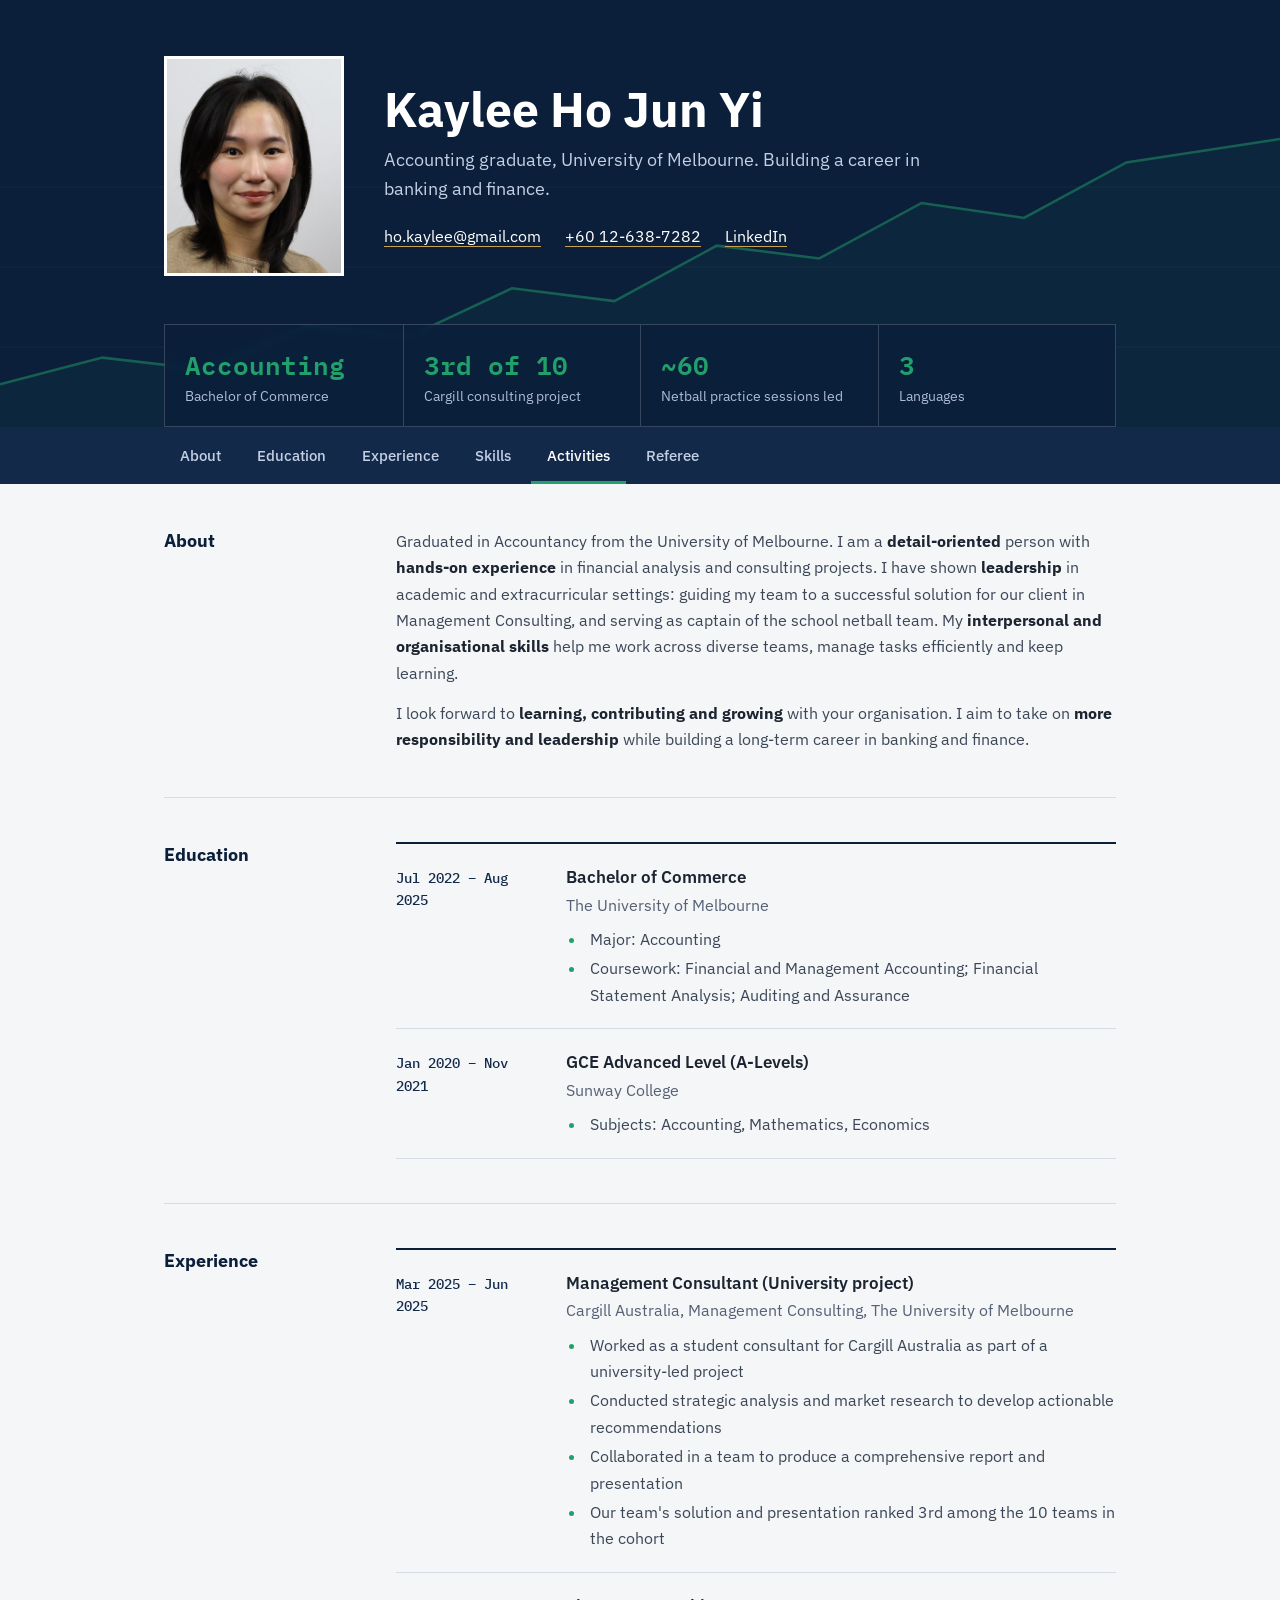
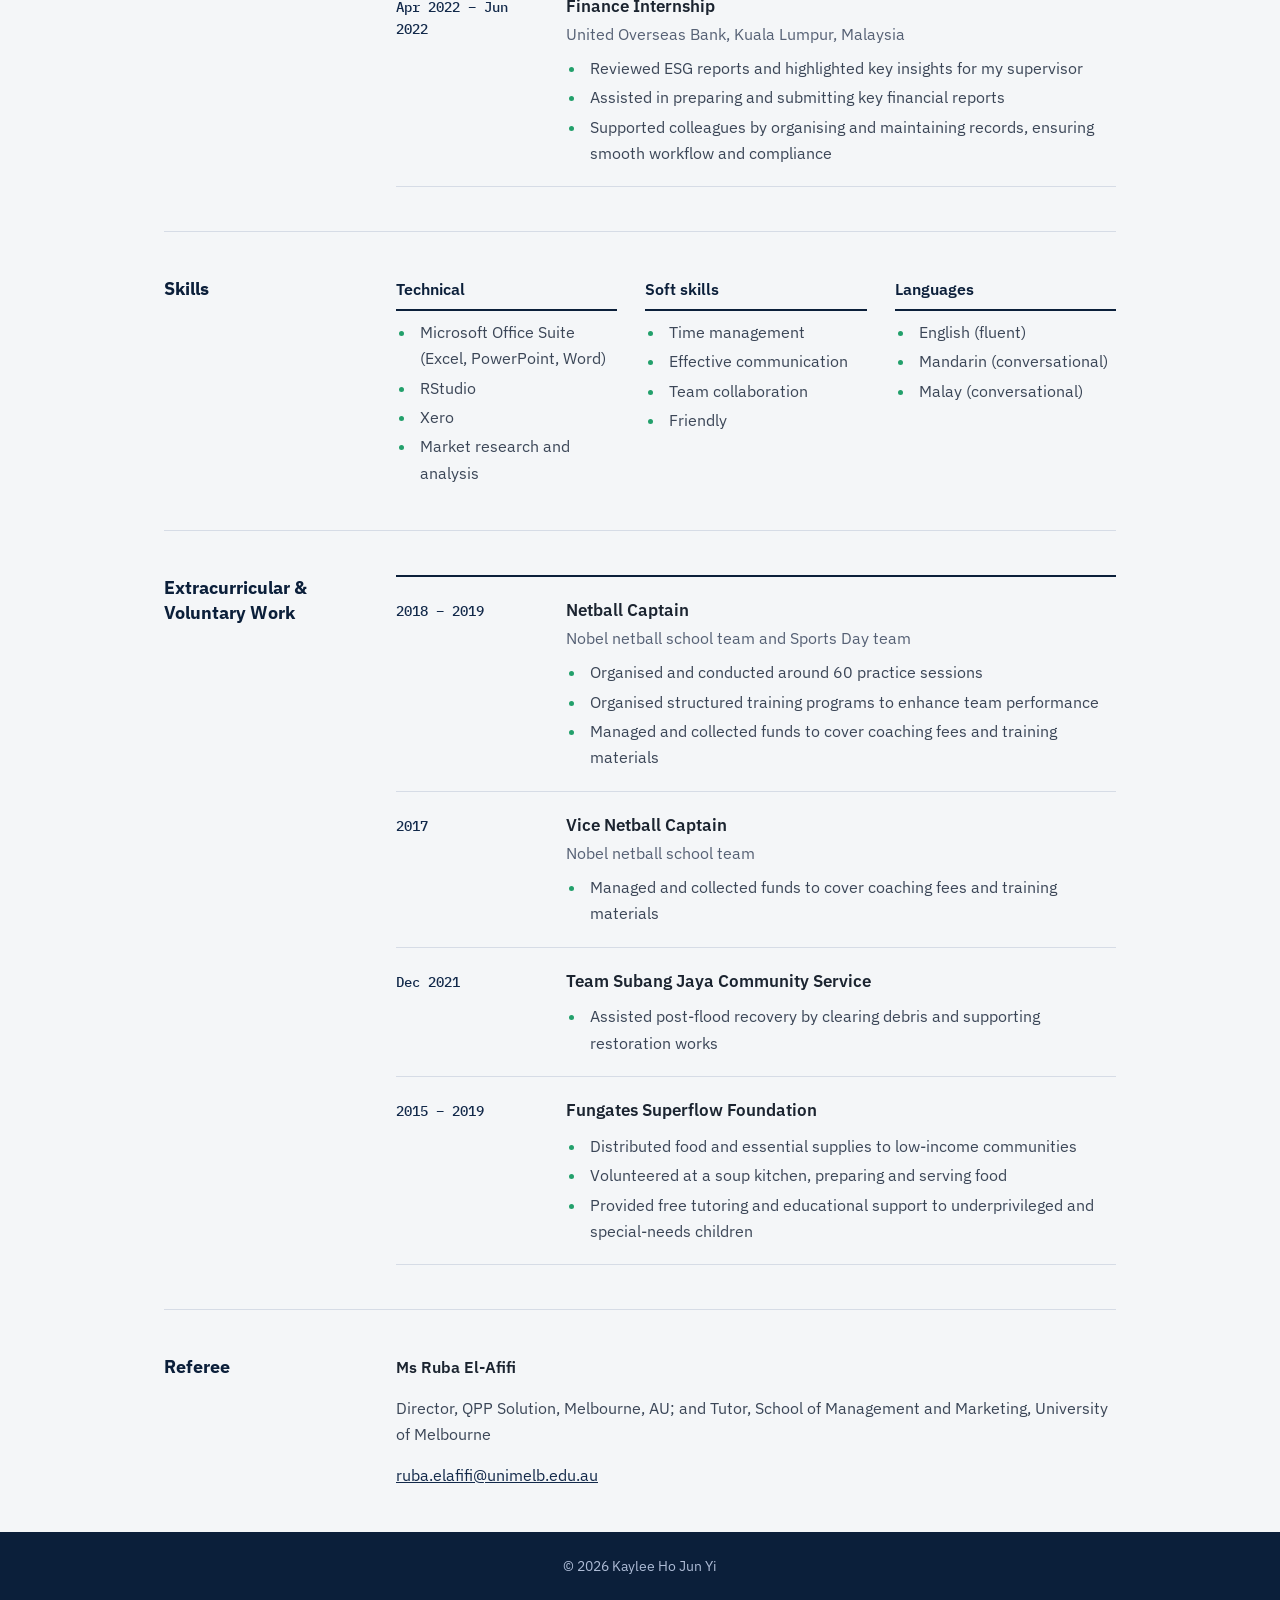
<file: index.html>
<!DOCTYPE html>
<html lang="en">
<head>
  <meta charset="UTF-8" />
  <meta name="viewport" content="width=device-width, initial-scale=1.0" />
  <title>Kaylee Ho Jun Yi | Accounting &amp; Finance</title>
  <meta name="description" content="Bachelor of Commerce (Accounting) graduate from the University of Melbourne, seeking a career in banking and finance." />
  <link rel="preconnect" href="https://fonts.googleapis.com" />
  <link rel="preconnect" href="https://fonts.gstatic.com" crossorigin />
  <link href="https://fonts.googleapis.com/css2?family=IBM+Plex+Sans:wght@400;500;600;700&family=IBM+Plex+Mono:wght@500;600&display=swap" rel="stylesheet" />
  <link rel="stylesheet" href="style.css" />
</head>
<body>
  <header class="hero">
    <svg class="chart" viewBox="0 0 1000 300" preserveAspectRatio="none" aria-hidden="true">
      <g class="grid">
        <line x1="0" y1="75" x2="1000" y2="75" /><line x1="0" y1="150" x2="1000" y2="150" /><line x1="0" y1="225" x2="1000" y2="225" />
      </g>
      <path class="area" d="M0,260 L80,235 L160,246 L240,205 L320,215 L400,170 L480,182 L560,130 L640,142 L720,90 L800,104 L880,52 L1000,30 L1000,300 L0,300 Z" />
      <path class="line" d="M0,260 L80,235 L160,246 L240,205 L320,215 L400,170 L480,182 L560,130 L640,142 L720,90 L800,104 L880,52 L1000,30" />
    </svg>

    <div class="container hero-inner">
      <img class="portrait" src="[data-uri]" alt="Portrait of Kaylee Ho Jun Yi" />
      <div>
        <h1>Kaylee Ho Jun Yi</h1>
        <p class="tagline">Accounting graduate, University of Melbourne. Building a career in banking and finance.</p>
        <ul class="contact-list">
          <li><a href="mailto:ho.kaylee@gmail.com">ho.kaylee@gmail.com</a></li>
          <li><a href="tel:+60126387282">+60 12-638-7282</a></li>
          <li><a href="https://www.linkedin.com/in/kaylee-ho-375456337" target="_blank" rel="noopener">LinkedIn</a></li>
        </ul>
      </div>
    </div>

    <div class="container">
      <dl class="figures">
        <div><dt>Bachelor of Commerce</dt><dd>Accounting</dd></div>
        <div><dt>Cargill consulting project</dt><dd>3rd of 10</dd></div>
        <div><dt>Netball practice sessions led</dt><dd>~60</dd></div>
        <div><dt>Languages</dt><dd>3</dd></div>
      </dl>
    </div>
  </header>

  <nav class="navbar" aria-label="Sections">
    <div class="container">
      <ul class="nav-links">
        <li><a href="#about">About</a></li>
        <li><a href="#education">Education</a></li>
        <li><a href="#experience">Experience</a></li>
        <li><a href="#skills">Skills</a></li>
        <li><a href="#activities">Activities</a></li>
        <li><a href="#referee">Referee</a></li>
      </ul>
    </div>
  </nav>

  <main class="container">
    <section id="about" class="section">
      <h2>About</h2>
      <div class="content">
        <p>
          Graduated in Accountancy from the University of Melbourne. I am a <strong>detail-oriented</strong>
          person with <strong>hands-on experience</strong> in financial analysis and consulting projects.
          I have shown <strong>leadership</strong> in academic and extracurricular settings: guiding my team
          to a successful solution for our client in Management Consulting, and serving as captain of the
          school netball team. My <strong>interpersonal and organisational skills</strong> help me work
          across diverse teams, manage tasks efficiently and keep learning.
        </p>
        <p>
          I look forward to <strong>learning, contributing and growing</strong> with your organisation. I aim
          to take on <strong>more responsibility and leadership</strong> while building a long-term career in
          banking and finance.
        </p>
      </div>
    </section>

    <section id="education" class="section">
      <h2>Education</h2>
      <div class="ledger">
        <article class="row">
          <p class="date">Jul 2022 – Aug 2025</p>
          <div>
            <h3>Bachelor of Commerce</h3>
            <p class="org">The University of Melbourne</p>
            <ul>
              <li>Major: Accounting</li>
              <li>Coursework: Financial and Management Accounting; Financial Statement Analysis; Auditing and Assurance</li>
            </ul>
          </div>
        </article>
        <article class="row">
          <p class="date">Jan 2020 – Nov 2021</p>
          <div>
            <h3>GCE Advanced Level (A-Levels)</h3>
            <p class="org">Sunway College</p>
            <ul><li>Subjects: Accounting, Mathematics, Economics</li></ul>
          </div>
        </article>
      </div>
    </section>

    <section id="experience" class="section">
      <h2>Experience</h2>
      <div class="ledger">
        <article class="row">
          <p class="date">Mar 2025 – Jun 2025</p>
          <div>
            <h3>Management Consultant (University project)</h3>
            <p class="org">Cargill Australia, Management Consulting, The University of Melbourne</p>
            <ul>
              <li>Worked as a student consultant for Cargill Australia as part of a university-led project</li>
              <li>Conducted strategic analysis and market research to develop actionable recommendations</li>
              <li>Collaborated in a team to produce a comprehensive report and presentation</li>
              <li>Our team's solution and presentation ranked 3rd among the 10 teams in the cohort</li>
            </ul>
          </div>
        </article>
        <article class="row">
          <p class="date">Apr 2022 – Jun 2022</p>
          <div>
            <h3>Finance Internship</h3>
            <p class="org">United Overseas Bank, Kuala Lumpur, Malaysia</p>
            <ul>
              <li>Reviewed ESG reports and highlighted key insights for my supervisor</li>
              <li>Assisted in preparing and submitting key financial reports</li>
              <li>Supported colleagues by organising and maintaining records, ensuring smooth workflow and compliance</li>
            </ul>
          </div>
        </article>
      </div>
    </section>

    <section id="skills" class="section">
      <h2>Skills</h2>
      <div class="skills-grid">
        <div class="skill-group">
          <h3>Technical</h3>
          <ul>
            <li>Microsoft Office Suite (Excel, PowerPoint, Word)</li>
            <li>RStudio</li>
            <li>Xero</li>
            <li>Market research and analysis</li>
          </ul>
        </div>
        <div class="skill-group">
          <h3>Soft skills</h3>
          <ul>
            <li>Time management</li>
            <li>Effective communication</li>
            <li>Team collaboration</li>
            <li>Friendly</li>
          </ul>
        </div>
        <div class="skill-group">
          <h3>Languages</h3>
          <ul>
            <li>English (fluent)</li>
            <li>Mandarin (conversational)</li>
            <li>Malay (conversational)</li>
          </ul>
        </div>
      </div>
    </section>

    <section id="activities" class="section">
      <h2>Extracurricular &amp; Voluntary Work</h2>
      <div class="ledger">
        <article class="row">
          <p class="date">2018 – 2019</p>
          <div>
            <h3>Netball Captain</h3>
            <p class="org">Nobel netball school team and Sports Day team</p>
            <ul>
              <li>Organised and conducted around 60 practice sessions</li>
              <li>Organised structured training programs to enhance team performance</li>
              <li>Managed and collected funds to cover coaching fees and training materials</li>
            </ul>
          </div>
        </article>
        <article class="row">
          <p class="date">2017</p>
          <div>
            <h3>Vice Netball Captain</h3>
            <p class="org">Nobel netball school team</p>
            <ul><li>Managed and collected funds to cover coaching fees and training materials</li></ul>
          </div>
        </article>
        <article class="row">
          <p class="date">Dec 2021</p>
          <div>
            <h3>Team Subang Jaya Community Service</h3>
            <ul><li>Assisted post-flood recovery by clearing debris and supporting restoration works</li></ul>
          </div>
        </article>
        <article class="row">
          <p class="date">2015 – 2019</p>
          <div>
            <h3>Fungates Superflow Foundation</h3>
            <ul>
              <li>Distributed food and essential supplies to low-income communities</li>
              <li>Volunteered at a soup kitchen, preparing and serving food</li>
              <li>Provided free tutoring and educational support to underprivileged and special-needs children</li>
            </ul>
          </div>
        </article>
      </div>
    </section>

    <section id="referee" class="section">
      <h2>Referee</h2>
      <div class="content">
        <p class="referee-name">Ms Ruba El-Afifi</p>
        <p>Director, QPP Solution, Melbourne, AU; and Tutor, School of Management and Marketing, University of Melbourne</p>
        <p><a href="mailto:ruba.elafifi@unimelb.edu.au">ruba.elafifi@unimelb.edu.au</a></p>
      </div>
    </section>
  </main>

  <footer class="footer">
    <div class="container"><p>&copy; <span id="year">2026</span> Kaylee Ho Jun Yi</p></div>
  </footer>

  <script src="script.js"></script>
</body>
</html>
</file>
<file: style.css>
:root {
  --ink: #0b1f3a;
  --panel: #12294a;
  --text: #1b2430;
  --muted: #566175;
  --rule: #d6dce6;
  --paper: #f4f6f8;
  --gain: #22a06b;
  --gold: #c9a24b;
}

* { margin: 0; padding: 0; box-sizing: border-box; }

html { scroll-behavior: smooth; scroll-padding-top: 64px; }

body {
  font-family: "IBM Plex Sans", "Segoe UI", Arial, sans-serif;
  line-height: 1.65;
  color: var(--text);
  background: var(--paper);
  font-variant-numeric: tabular-nums;
}

a { color: var(--panel); }
:focus-visible { outline: 3px solid var(--gold); outline-offset: 2px; }

.container { max-width: 1000px; margin: 0 auto; padding: 0 24px; }

/* Hero */
.hero {
  position: relative;
  overflow: hidden;
  background: var(--ink);
  color: #fff;
  padding: 56px 0 0;
}

.chart {
  position: absolute;
  left: 0; right: 0; bottom: 0;
  width: 100%; height: 75%;
  opacity: 0.5;
}
.chart .grid line { stroke: #ffffff; stroke-opacity: 0.08; stroke-width: 1; vector-effect: non-scaling-stroke; }
.chart .area { fill: var(--gain); opacity: 0.12; }
.chart .line {
  fill: none;
  stroke: var(--gain);
  stroke-width: 2.5;
  vector-effect: non-scaling-stroke;
  stroke-dasharray: 2400;
  stroke-dashoffset: 2400;
  animation: draw 2.2s ease-out 0.2s forwards;
}
@keyframes draw { to { stroke-dashoffset: 0; } }

.hero-inner, .figures { position: relative; }

.hero-inner { display: flex; align-items: center; gap: 40px; }

.portrait {
  width: 180px; height: 220px;
  object-fit: cover; object-position: center;
  border: 3px solid #fff;
  flex-shrink: 0;
}

.hero h1 { font-size: 3rem; font-weight: 700; line-height: 1.15; }
.tagline { margin-top: 8px; font-size: 1.1rem; color: #c3cfe3; max-width: 34rem; }

.contact-list {
  list-style: none;
  margin-top: 20px;
  display: flex; flex-wrap: wrap; gap: 8px 24px;
}
.contact-list a { color: #fff; text-decoration: none; border-bottom: 1px solid var(--gold); }
.contact-list a:hover { border-bottom-color: #fff; }

/* Key figures, taken from the CV */
.figures {
  margin-top: 48px;
  display: grid;
  grid-template-columns: repeat(4, 1fr);
  border: 1px solid #ffffff2e;
  background: #0b1f3acc;
  backdrop-filter: blur(4px);
}
.figures div { padding: 18px 20px; }
.figures div + div { border-left: 1px solid #ffffff2e; }
.figures dt { font-size: 0.85rem; color: #aebcd6; order: 2; }
.figures dd {
  font-family: "IBM Plex Mono", Consolas, monospace;
  font-size: 1.6rem; font-weight: 600; color: var(--gain);
}
.figures div { display: flex; flex-direction: column; }

/* Nav */
.navbar { background: var(--panel); position: sticky; top: 0; z-index: 10; margin-top: 0; }
.nav-links { list-style: none; display: flex; flex-wrap: wrap; gap: 4px; }
.nav-links a {
  display: block; color: #c3cfe3; text-decoration: none;
  font-size: 0.95rem; font-weight: 500;
  padding: 16px 16px 13px;
  border-bottom: 3px solid transparent;
  transition: color .2s ease, border-color .2s ease;
}
.nav-links a:hover, .nav-links a.active { color: #fff; border-bottom-color: var(--gain); }

/* Sections */
.section {
  display: grid;
  grid-template-columns: 200px 1fr;
  gap: 32px;
  padding: 44px 0;
  border-bottom: 1px solid var(--rule);
}
.section:last-of-type { border-bottom: none; }
.section h2 { font-size: 1.15rem; font-weight: 700; color: var(--ink); line-height: 1.35; }

.content > * + * { margin-top: 14px; }
.content p { color: #3b4657; }
.content strong { color: var(--text); }
.referee-name { font-weight: 600; color: var(--text) !important; }

/* Ledger rows: date column, then entry */
.ledger { border-top: 2px solid var(--ink); }
.row {
  display: grid;
  grid-template-columns: 150px 1fr;
  gap: 20px;
  padding: 20px 0;
  border-bottom: 1px solid var(--rule);
}
.date { font-family: "IBM Plex Mono", Consolas, monospace; font-size: 0.85rem; font-weight: 500; color: var(--panel); padding-top: 3px; }
.row h3 { font-size: 1.05rem; font-weight: 600; }
.org { color: var(--muted); }
.row ul, .skill-group ul { margin: 8px 0 0 20px; color: #3b4657; }
.row li, .skill-group li { padding-left: 4px; margin-top: 3px; }
.row li::marker, .skill-group li::marker { color: var(--gain); }

/* Skills */
.skills-grid { display: grid; grid-template-columns: repeat(auto-fit, minmax(200px, 1fr)); gap: 28px; }
.skill-group h3 { font-size: 1rem; font-weight: 600; color: var(--ink); padding-bottom: 6px; border-bottom: 2px solid var(--ink); }

/* Footer */
.footer { background: var(--ink); color: #aebcd6; text-align: center; padding: 22px 0; font-size: 0.9rem; }

@media (max-width: 768px) {
  .hero { padding-top: 40px; }
  .hero-inner { flex-direction: column; text-align: center; gap: 24px; }
  .hero h1 { font-size: 2.1rem; }
  .contact-list { justify-content: center; }
  .figures { grid-template-columns: repeat(2, 1fr); margin-top: 36px; }
  .figures div:nth-child(3) { border-left: none; }
  .figures div:nth-child(n+3) { border-top: 1px solid #ffffff2e; }
  .nav-links { justify-content: center; }
  .section { grid-template-columns: 1fr; gap: 14px; padding: 32px 0; }
  .row { grid-template-columns: 1fr; gap: 4px; }
}

@media (prefers-reduced-motion: reduce) {
  html { scroll-behavior: auto; }
  .chart .line { animation: none; stroke-dashoffset: 0; }
}
</file>
